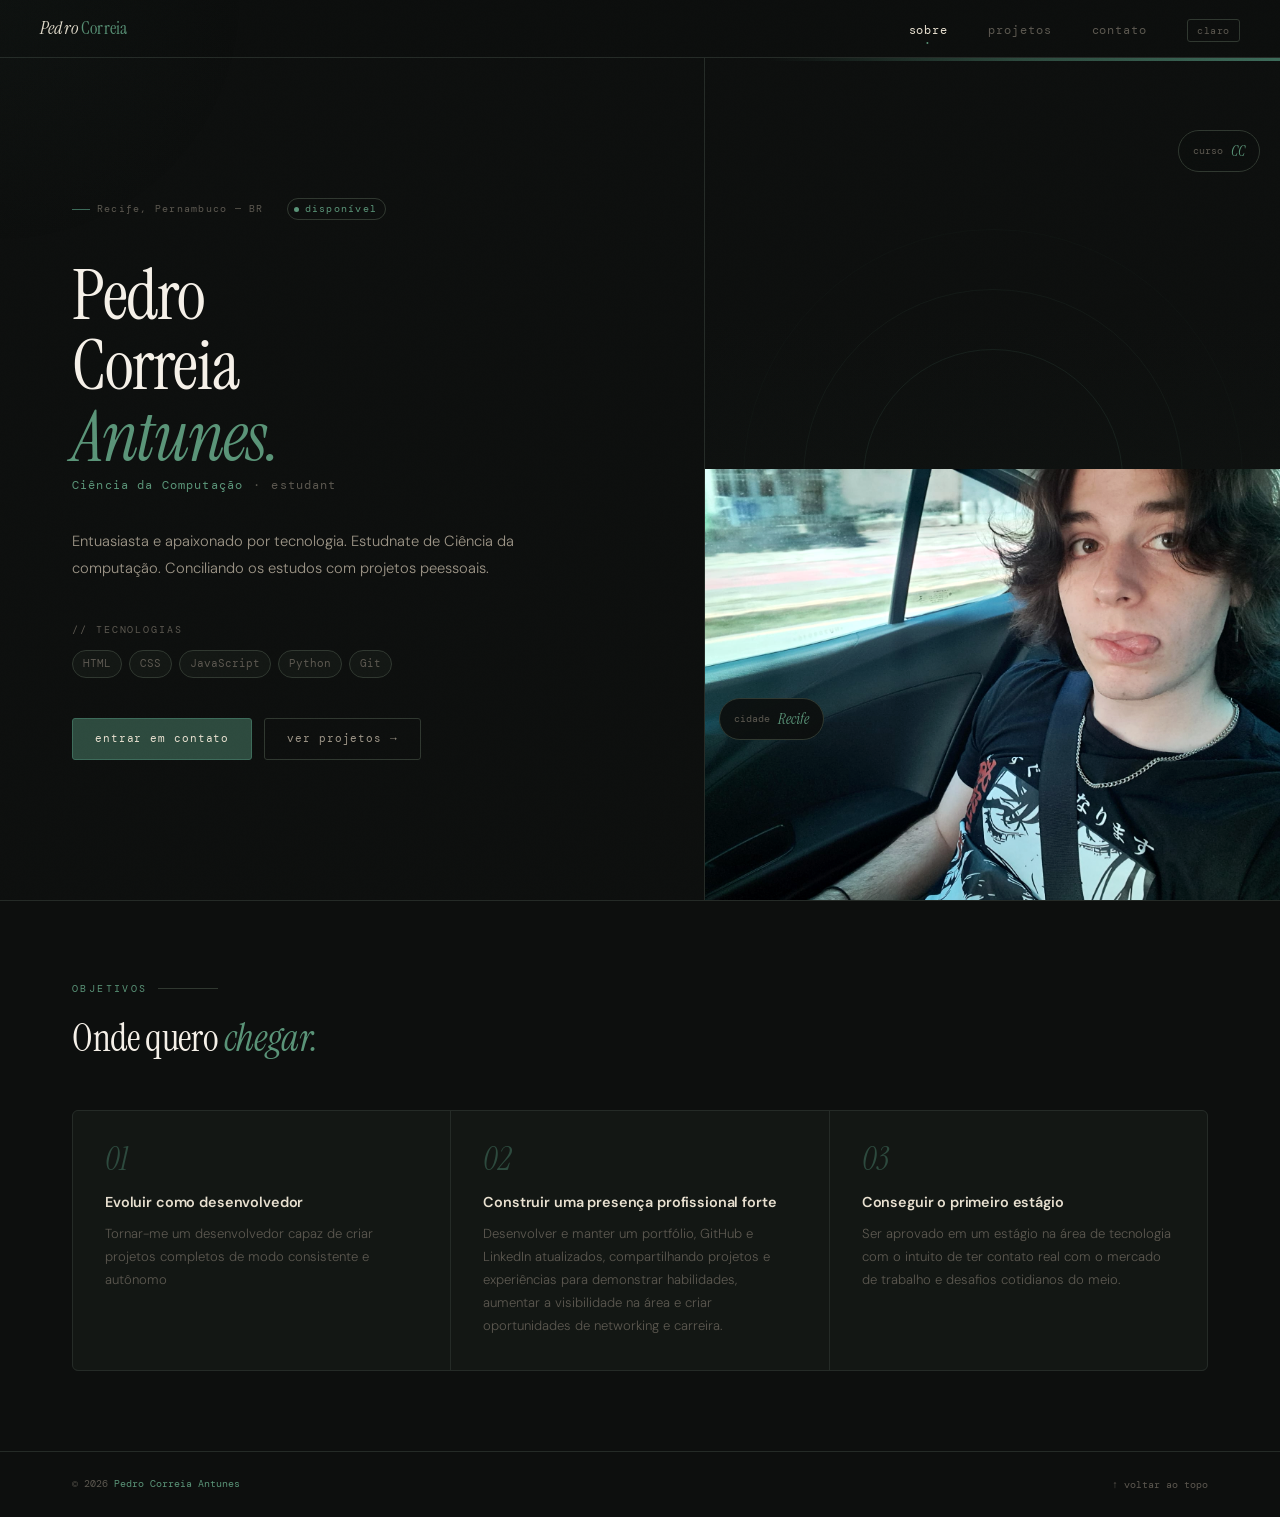
<file: index.html>
<!DOCTYPE html>
<html lang="pt-BR">
<head>
  <meta charset="UTF-8" />
  <meta name="viewport" content="width=device-width, initial-scale=1.0" />
  <meta name="description" content="Pedro Correia Antunes — Estudante de Ciência da Computação em Recife, PE." />
  <title>Pedro Correia Antunes</title>
  <link rel="stylesheet" href="style.css" />
  <link rel="icon" href="data:image/svg+xml,<svg xmlns='http://www.w3.org/2000/svg' viewBox='0 0 100 100'><text y='.9em' font-size='90'>🌿</text></svg>" />
</head>
<body>

<nav class="nav">
  <a href="index.html" class="nav-logo">Pedro <em>Correia</em></a>
  <button class="nav-toggle" id="navToggle" aria-label="Menu">
    <span></span><span></span><span></span>
  </button>
  <ul class="nav-links">
    <li><a href="index.html" class="active">sobre</a></li>
    <li><a href="projetos.html">projetos</a></li>
    <li><a href="contato.html">contato</a></li>
    <li><button class="theme-btn" id="themeBtn">claro</button></li>
  </ul>
</nav>

<main class="page">
  <section class="hero">

    <div class="hero-left">
      <div class="hero-location">
        Recife, Pernambuco — BR
        <span class="status-badge">
          <span class="status-dot"></span>disponível
        </span>
      </div>

      <h1 class="hero-name">
        Pedro<br>
        Correia<br>
        <span class="italic">Antunes.</span>
      </h1>

      <div class="hero-course">
        Ciência da Computação
        <span>·</span>
        <span id="heroRole">estudante de CC</span>
      </div>

      <p class="hero-bio">
        Entuasiasta e apaixonado por tecnologia. Estudnate de Ciência da computação. Conciliando os estudos com projetos peessoais.
      </p>

      <p class="stack-label">// tecnologias</p>
      <div class="stack-chips">
        <span class="chip">HTML</span>
        <span class="chip">CSS</span>
        <span class="chip">JavaScript</span>
        <span class="chip">Python</span>
        <span class="chip">Git</span>
      </div>

      <div class="hero-cta">
        <a href="contato.html" class="btn btn-primary">entrar em contato</a>
        <a href="projetos.html" class="btn btn-ghost">ver projetos →</a>
      </div>
    </div>

    <div class="hero-right">
      <div class="photo-bg-shape"></div>
      <div class="photo-ring"></div>
      <div class="photo-ring"></div>
      <div class="photo-ring"></div>

      <img src="photo.png" alt="Pedro Correia Antunes" class="hero-photo" loading="eager" />
      <div class="info-pill top-right">
        <span class="pill-label">curso</span>
        <span class="pill-value">CC</span>
      </div>
      <div class="info-pill bot-left">
        <span class="pill-label">cidade</span>
        <span class="pill-value">Recife</span>
      </div>
    </div>

  </section>

  <section class="objectives">
    <p class="section-eyebrow">objetivos</p>
    <h2 class="section-title">Onde quero <em>chegar.</em></h2>

    <div class="objectives-grid">
      <article class="obj-card fade-in">
        <div class="obj-number">01</div>
        <h3 class="obj-title">Evoluir como desenvolvedor</h3>
        <p class="obj-text">
          Tornar-me um desenvolvedor capaz de criar projetos completos de modo consistente e autônomo
        </p>
      </article>
      <article class="obj-card fade-in">
        <div class="obj-number">02</div>
        <h3 class="obj-title">Construir uma presença profissional forte</h3>
        <p class="obj-text">
         Desenvolver e manter um portfólio, GitHub e LinkedIn atualizados, compartilhando projetos e experiências para demonstrar habilidades, aumentar a visibilidade na área e criar oportunidades de networking e carreira.
        </p>
      </article>
      <article class="obj-card fade-in">
        <div class="obj-number">03</div>
        <h3 class="obj-title">Conseguir o primeiro estágio</h3>
        <p class="obj-text">
Ser aprovado em um estágio na área de tecnologia com o intuito de ter contato real com o mercado de trabalho e desafios cotidianos do meio.        </p>
      </article>
    </div>
  </section>

  <footer class="footer">
    <p class="footer-text">&copy; 2026 <em>Pedro Correia Antunes</em></p>
    <button class="footer-back-top" id="backTop">↑ voltar ao topo</button>
  </footer>
</main>

<script src="script.js"></script>
</body>
</html>
</file>
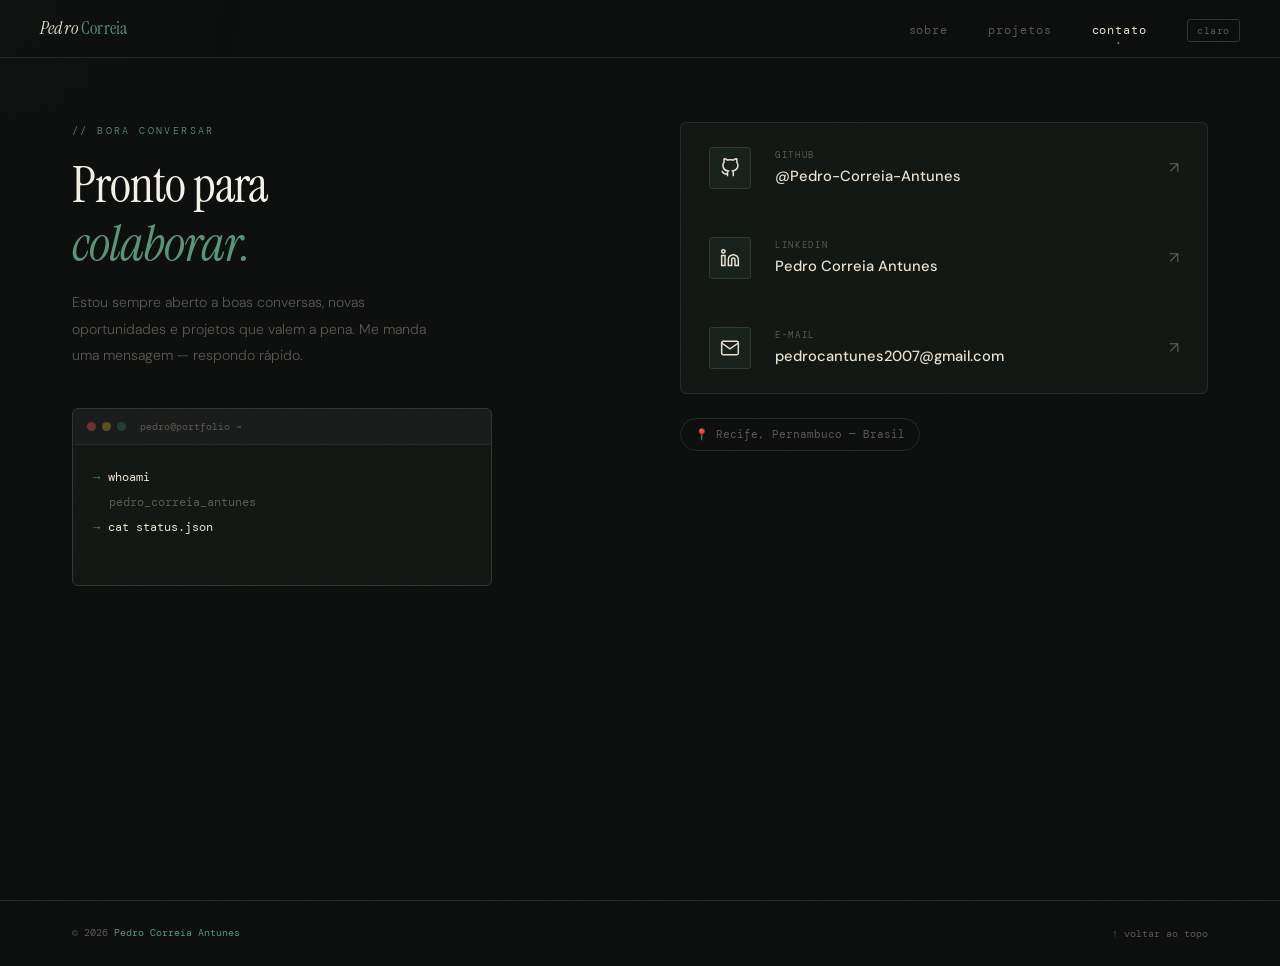
<file: contato.html>
<!DOCTYPE html>
<html lang="pt-BR">
<head>
  <meta charset="UTF-8" />
  <meta name="viewport" content="width=device-width, initial-scale=1.0" />
  <title>Contato — Pedro Correia Antunes</title>
  <link rel="stylesheet" href="style.css" />
  <link rel="icon" href="data:image/svg+xml,<svg xmlns='http://www.w3.org/2000/svg' viewBox='0 0 100 100'><text y='.9em' font-size='90'>🌿</text></svg>" />
</head>
<body>

<nav class="nav">
  <a href="index.html" class="nav-logo">Pedro <em>Correia</em></a>
  <button class="nav-toggle" id="navToggle" aria-label="Menu">
    <span></span><span></span><span></span>
  </button>
  <ul class="nav-links">
    <li><a href="index.html">sobre</a></li>
    <li><a href="projetos.html">projetos</a></li>
    <li><a href="contato.html" class="active">contato</a></li>
    <li><button class="theme-btn" id="themeBtn">claro</button></li>
  </ul>
</nav>

<main class="page">
  <div class="contact-page">

    <div class="contact-left fade-in">
      <p class="page-hero-eyebrow" style="font-family:var(--font-mono);font-size:0.6rem;color:var(--green-light);letter-spacing:0.25em;text-transform:uppercase;margin-bottom:1rem;">
        // bora conversar
      </p>
      <h1>Pronto para<br><em>colaborar.</em></h1>
      <p>
        Estou sempre aberto a boas conversas, novas
        oportunidades e projetos que valem a pena.
        Me manda uma mensagem — respondo rápido.
      </p>


      <div class="terminal-block">
        <div class="terminal-bar">
          <div class="t-dot"></div>
          <div class="t-dot"></div>
          <div class="t-dot"></div>
          <span class="terminal-title">pedro@portfolio ~ </span>
        </div>
        <div class="terminal-body" id="termBody"></div>
      </div>
    </div>

    <div class="contact-right fade-in">
      <div class="contact-stack">


        <a href="https://github.com/Pedro-Correia-Antunes" target="_blank" rel="noopener" class="contact-card">
          <div class="contact-icon">
            <svg width="20" height="20" viewBox="0 0 24 24" fill="none" stroke="currentColor" stroke-width="1.8">
              <path d="M9 19c-5 1.5-5-2.5-7-3m14 6v-3.87a3.37 3.37 0 0 0-.94-2.61c3.14-.35 6.44-1.54 6.44-7A5.44 5.44 0 0 0 20 4.77 5.07 5.07 0 0 0 19.91 1S18.73.65 16 2.48a13.38 13.38 0 0 0-7 0C6.27.65 5.09 1 5.09 1A5.07 5.07 0 0 0 5 4.77a5.44 5.44 0 0 0-1.5 3.78c0 5.42 3.3 6.61 6.44 7A3.37 3.37 0 0 0 9 18.13V22"/>
            </svg>
          </div>
          <div>
            <div class="contact-platform">GitHub</div>

            <div class="contact-handle">@Pedro-Correia-Antunes</div>
          </div>
          <span class="contact-arrow">↗</span>
        </a>

        <a href="https://www.linkedin.com/in/pedro-correia-antunes/" target="_blank" rel="noopener" class="contact-card">
          <div class="contact-icon">
            <svg width="20" height="20" viewBox="0 0 24 24" fill="none" stroke="currentColor" stroke-width="1.8">
              <path d="M16 8a6 6 0 0 1 6 6v7h-4v-7a2 2 0 0 0-2-2 2 2 0 0 0-2 2v7h-4v-7a6 6 0 0 1 6-6z"/>
              <rect x="2" y="9" width="4" height="12"/>
              <circle cx="4" cy="4" r="2"/>
            </svg>
          </div>
          <div>
            <div class="contact-platform">LinkedIn</div>
            <div class="contact-handle">Pedro Correia Antunes</div>
          </div>
          <span class="contact-arrow">↗</span>
        </a>

        <a href="mailto:pedrocantunes2007@gmail.com" class="contact-card">
          <div class="contact-icon">
            <svg width="20" height="20" viewBox="0 0 24 24" fill="none" stroke="currentColor" stroke-width="1.8">
              <path d="M4 4h16c1.1 0 2 .9 2 2v12c0 1.1-.9 2-2 2H4c-1.1 0-2-.9-2-2V6c0-1.1.9-2 2-2z"/>
              <polyline points="22,6 12,13 2,6"/>
            </svg>
          </div>
          <div>
            <div class="contact-platform">E-mail</div>

            <div class="contact-handle">pedrocantunes2007@gmail.com</div>
          </div>
          <span class="contact-arrow">↗</span>
        </a>

      </div>

      <div class="location-note">
        📍 Recife, Pernambuco — Brasil
      </div>
    </div>

  </div>

  <footer class="footer">
    <p class="footer-text">&copy; 2026 <em>Pedro Correia Antunes</em></p>
    <button class="footer-back-top" id="backTop">↑ voltar ao topo</button>
  </footer>
</main>

<script src="script.js"></script>
</body>
</html>
</file>
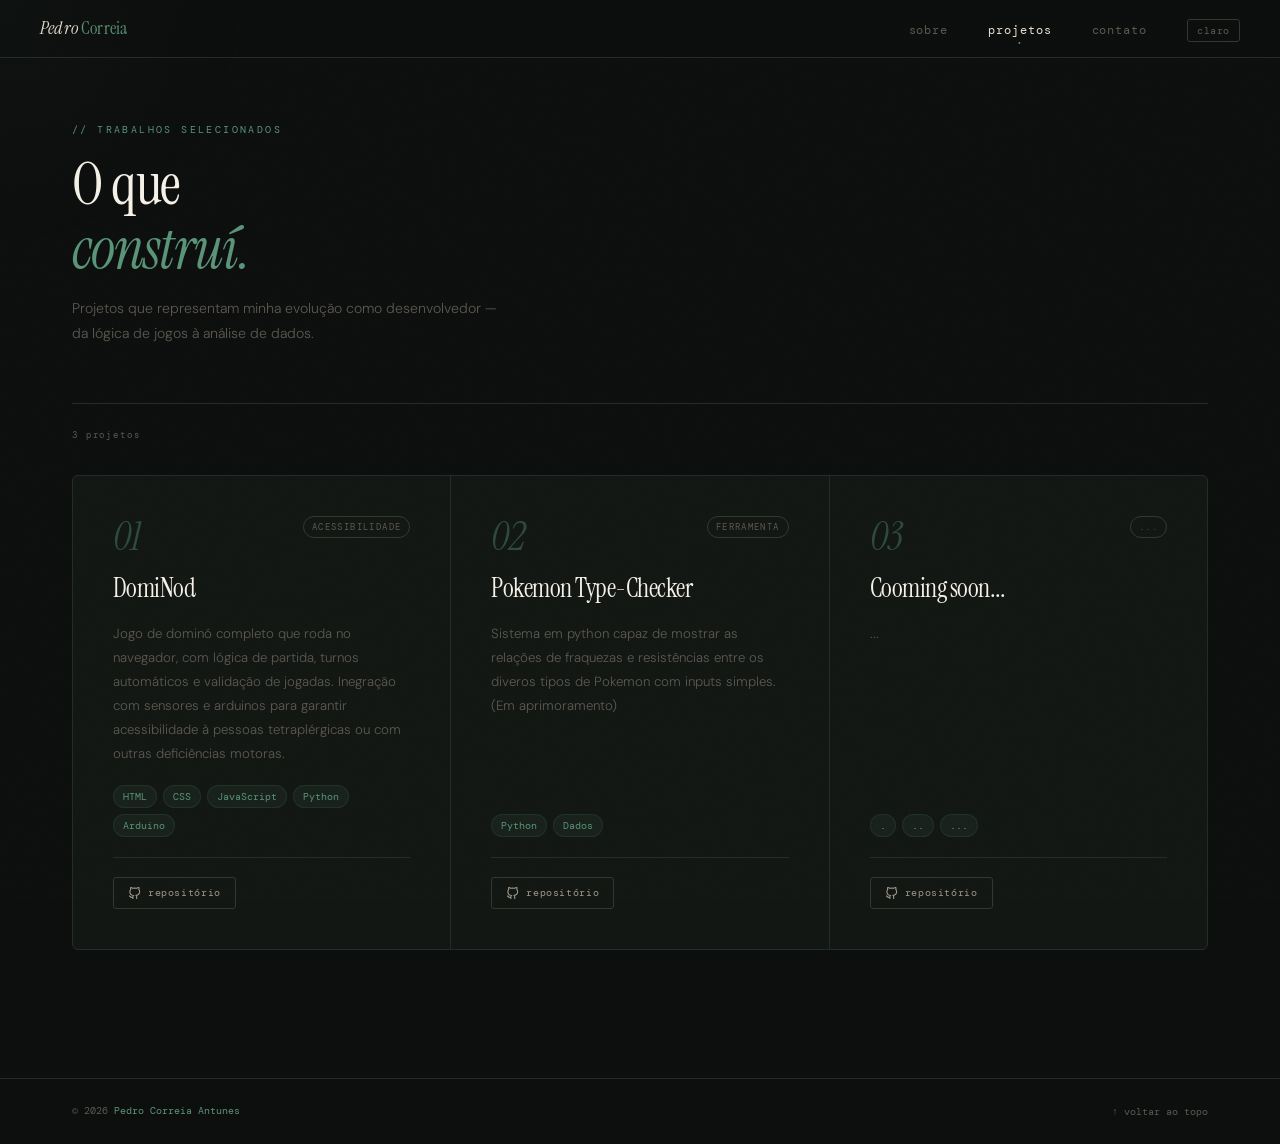
<file: projetos.html>
<!DOCTYPE html>
<html lang="pt-BR">
<head>
  <meta charset="UTF-8" />
  <meta name="viewport" content="width=device-width, initial-scale=1.0" />
  <title>Projetos — Pedro Correia Antunes</title>
  <link rel="stylesheet" href="style.css" />
  <link rel="icon" href="data:image/svg+xml,<svg xmlns='http://www.w3.org/2000/svg' viewBox='0 0 100 100'><text y='.9em' font-size='90'>🌿</text></svg>" />
</head>
<body>

<nav class="nav">
  <a href="index.html" class="nav-logo">Pedro <em>Correia</em></a>
  <button class="nav-toggle" id="navToggle" aria-label="Menu">
    <span></span><span></span><span></span>
  </button>
  <ul class="nav-links">
    <li><a href="index.html">sobre</a></li>
    <li><a href="projetos.html" class="active">projetos</a></li>
    <li><a href="contato.html">contato</a></li>
    <li><button class="theme-btn" id="themeBtn">claro</button></li>
  </ul>
</nav>

<main class="page">
  <div class="projects-page">

    <header class="page-hero fade-in">
      <p class="page-hero-eyebrow">// trabalhos selecionados</p>
      <h1 class="page-hero-title">O que<br><em>construí.</em></h1>
      <p class="page-hero-sub">
        Projetos que representam minha evolução como desenvolvedor —
        da lógica de jogos à análise de dados.
      </p>
    </header>

    <div class="section-rule">
      <span class="section-rule-label">3 projetos</span>
    </div>

    <div class="projects-grid">


      <article class="project-card fade-in">
        <div class="project-header">
          <span class="project-index">01</span>
          <span class="project-type">Acessibilidade</span>
        </div>
        <h2 class="project-name">DomiNod</h2>
        <p class="project-desc">
          Jogo de dominó completo que roda no navegador, com lógica
          de partida, turnos automáticos e validação de jogadas.
          Inegração com sensores e arduinos para garantir acessibilidade à pessoas tetraplérgicas ou com outras deficiências motoras.
        </p>
        <div class="project-tech">
          <span class="tech-tag">HTML</span>
          <span class="tech-tag">CSS</span>
          <span class="tech-tag">JavaScript</span>
          <span class="tech-tag">Python</span>
          <span class="tech-tag">Arduino</span>
        </div>
        <div class="project-footer">
  
          <a href="https://github.com/Pedro-Correia-Antunes/DomiNod" target="_blank" rel="noopener" class="repo-btn">
            <svg viewBox="0 0 24 24" fill="none" stroke="currentColor" stroke-width="2">
              <path d="M9 19c-5 1.5-5-2.5-7-3m14 6v-3.87a3.37 3.37 0 0 0-.94-2.61c3.14-.35 6.44-1.54 6.44-7A5.44 5.44 0 0 0 20 4.77 5.07 5.07 0 0 0 19.91 1S18.73.65 16 2.48a13.38 13.38 0 0 0-7 0C6.27.65 5.09 1 5.09 1A5.07 5.07 0 0 0 5 4.77a5.44 5.44 0 0 0-1.5 3.78c0 5.42 3.3 6.61 6.44 7A3.37 3.37 0 0 0 9 18.13V22"/>
            </svg>
            repositório
          </a>
        </div>
      </article>


      <article class="project-card fade-in">
        <div class="project-header">
          <span class="project-index">02</span>
          <span class="project-type">Ferramenta</span>
        </div>
        <h2 class="project-name">Pokemon Type-Checker</h2>
        <p class="project-desc">
          Sistema em python capaz de mostrar as relações de fraquezas e resistências entre os diveros tipos de Pokemon com inputs simples. (Em aprimoramento)
        </p>
        <div class="project-tech">
          <span class="tech-tag">Python</span>
          <span class="tech-tag">Dados</span>
        </div>
        <div class="project-footer">

          <a href="https://github.com/Pedro-Correia-Antunes/Pokemon-Type-Checker" target="_blank" rel="noopener" class="repo-btn">
            <svg viewBox="0 0 24 24" fill="none" stroke="currentColor" stroke-width="2">
              <path d="M9 19c-5 1.5-5-2.5-7-3m14 6v-3.87a3.37 3.37 0 0 0-.94-2.61c3.14-.35 6.44-1.54 6.44-7A5.44 5.44 0 0 0 20 4.77 5.07 5.07 0 0 0 19.91 1S18.73.65 16 2.48a13.38 13.38 0 0 0-7 0C6.27.65 5.09 1 5.09 1A5.07 5.07 0 0 0 5 4.77a5.44 5.44 0 0 0-1.5 3.78c0 5.42 3.3 6.61 6.44 7A3.37 3.37 0 0 0 9 18.13V22"/>
            </svg>
            repositório
          </a>
        </div>
      </article>


      <article class="project-card fade-in">
        <div class="project-header">
          <span class="project-index">03</span>
          <span class="project-type">...</span>
        </div>
        <h2 class="project-name">Cooming soon...</h2>
        <p class="project-desc">
          ...
        </p>
        <div class="project-tech">
          <span class="tech-tag">.</span>
          <span class="tech-tag">..</span>
          <span class="tech-tag">...</span>
        </div>
        <div class="project-footer">

          <a href="#" target="_blank" rel="noopener" class="repo-btn">
            <svg viewBox="0 0 24 24" fill="none" stroke="currentColor" stroke-width="2">
              <path d="M9 19c-5 1.5-5-2.5-7-3m14 6v-3.87a3.37 3.37 0 0 0-.94-2.61c3.14-.35 6.44-1.54 6.44-7A5.44 5.44 0 0 0 20 4.77 5.07 5.07 0 0 0 19.91 1S18.73.65 16 2.48a13.38 13.38 0 0 0-7 0C6.27.65 5.09 1 5.09 1A5.07 5.07 0 0 0 5 4.77a5.44 5.44 0 0 0-1.5 3.78c0 5.42 3.3 6.61 6.44 7A3.37 3.37 0 0 0 9 18.13V22"/>
            </svg>
            repositório
          </a>
        </div>
      </article>

    </div>
  </div>

  <footer class="footer">
    <p class="footer-text">&copy; 2026 <em>Pedro Correia Antunes</em></p>
    <button class="footer-back-top" id="backTop">↑ voltar ao topo</button>
  </footer>
</main>

<script src="script.js"></script>
</body>
</html>
</file>
<file: style.css>
/* ============================================
   Pedro Correia Antunes — Portfolio v2
   Paleta: Editorial Botânico
   ============================================ */

@import url('https://fonts.googleapis.com/css2?family=Instrument+Serif:ital@0;1&family=DM+Mono:wght@300;400;500&family=DM+Sans:wght@300;400;500;600&display=swap');

:root {
  --bg:           #0d0f0e;
  --bg-card:      #131714;
  --bg-raised:    #1a1f1c;
  --border:       #252b27;
  --border-light: #303830;
  --green-deep:   #2d4a3e;
  --green-mid:    #3d6b5a;
  --green-light:  #5a9478;
  --accent:       #c4622d;
  --cream:        #e8e0d0;
  --cream-dim:    #9e9688;
  --cream-muted:  #5c5850;
  --white:        #f5f0e8;

  --font-serif:  'Instrument Serif', Georgia, serif;
  --font-sans:   'DM Sans', sans-serif;
  --font-mono:   'DM Mono', monospace;

  --radius:      3px;
  --radius-lg:   6px;
  --ease:        cubic-bezier(0.4, 0, 0.2, 1);
}

*, *::before, *::after { box-sizing: border-box; margin: 0; padding: 0; }
html { scroll-behavior: smooth; }

body {
  background: var(--bg);
  color: var(--cream);
  font-family: var(--font-sans);
  line-height: 1.6;
  min-height: 100vh;
  overflow-x: hidden;
}

a { color: inherit; text-decoration: none; }
img { display: block; max-width: 100%; }

::-webkit-scrollbar { width: 3px; }
::-webkit-scrollbar-track { background: var(--bg); }
::-webkit-scrollbar-thumb { background: var(--green-deep); }
::-webkit-scrollbar-thumb:hover { background: var(--green-mid); }

/* ── Grain overlay ── */
body::after {
  content: '';
  position: fixed; inset: 0;
  background-image: url("data:image/svg+xml,%3Csvg xmlns='http://www.w3.org/2000/svg' width='300' height='300'%3E%3Cfilter id='n'%3E%3CfeTurbulence type='fractalNoise' baseFrequency='0.75' numOctaves='4' stitchTiles='stitch'/%3E%3C/filter%3E%3Crect width='300' height='300' filter='url(%23n)' opacity='0.05'/%3E%3C/svg%3E");
  pointer-events: none;
  z-index: 9999;
  opacity: 0.35;
  mix-blend-mode: overlay;
}

/* ============================================
   NAV
   ============================================ */
.nav {
  position: fixed; top: 0; left: 0; right: 0;
  z-index: 1000;
  display: flex; align-items: center; justify-content: space-between;
  padding: 0 2.5rem;
  height: 58px;
  background: rgba(13, 15, 14, 0.9);
  backdrop-filter: blur(16px);
  border-bottom: 1px solid var(--border);
}

.nav-logo {
  font-family: var(--font-serif);
  font-size: 1.15rem;
  font-style: italic;
  color: var(--cream);
  letter-spacing: 0.01em;
}

.nav-logo em { color: var(--green-light); font-style: normal; }

.nav-links {
  display: flex; align-items: center; gap: 2.5rem;
  list-style: none;
}

.nav-links a {
  font-family: var(--font-mono);
  font-size: 0.72rem;
  color: var(--cream-muted);
  letter-spacing: 0.08em;
  text-transform: lowercase;
  transition: color 0.2s var(--ease);
}

.nav-links a:hover, .nav-links a.active { color: var(--cream); }
.nav-links a.active {
  position: relative;
}
.nav-links a.active::after {
  content: '•';
  position: absolute; bottom: -12px; left: 50%;
  transform: translateX(-50%);
  color: var(--green-light);
  font-size: 0.5rem;
}

.nav-toggle {
  display: none; flex-direction: column; gap: 5px;
  cursor: pointer; background: none; border: none; padding: 4px;
}
.nav-toggle span {
  display: block; width: 20px; height: 1px;
  background: var(--cream-dim); transition: all 0.25s var(--ease);
}
.nav-toggle.open span:nth-child(1) { transform: rotate(45deg) translate(4px, 4px); }
.nav-toggle.open span:nth-child(2) { opacity: 0; }
.nav-toggle.open span:nth-child(3) { transform: rotate(-45deg) translate(4px, -4px); }

.theme-btn {
  font-family: var(--font-mono);
  font-size: 0.62rem;
  color: var(--cream-muted);
  background: none;
  border: 1px solid var(--border-light);
  padding: 4px 9px;
  border-radius: var(--radius);
  cursor: pointer;
  letter-spacing: 0.06em;
  transition: all 0.2s var(--ease);
}
.theme-btn:hover { color: var(--cream); border-color: var(--green-mid); }

/* ============================================
   PAGE BASE
   ============================================ */
.page { padding-top: 58px; min-height: 100vh; }

/* ============================================
   HERO — ABOUT
   ============================================ */
.hero {
  display: grid;
  grid-template-columns: 1.1fr 0.9fr;
  min-height: calc(100vh - 58px);
  position: relative;
}

/* Vertical rule divider */
.hero-right { border-left: 1px solid var(--border); }

/* Botanical decorative corner */
.hero::before {
  content: '';
  position: absolute;
  top: 0; right: 0;
  width: 40%;
  height: 3px;
  background: linear-gradient(90deg, transparent, var(--green-deep), var(--green-mid));
  z-index: 2;
}

.hero-left {
  display: flex; flex-direction: column; justify-content: center;
  padding: 4rem 4rem 4rem 4.5rem;
  position: relative;
}

/* Tiny location tag */
.hero-location {
  font-family: var(--font-mono);
  font-size: 0.65rem;
  color: var(--cream-muted);
  letter-spacing: 0.12em;
  display: flex; align-items: center; gap: 7px;
  margin-bottom: 2.5rem;
}

.hero-location::before {
  content: '';
  display: block; width: 18px; height: 1px;
  background: var(--green-mid);
}

.status-badge {
  display: inline-flex; align-items: center; gap: 6px;
  margin-left: 1rem;
  border: 1px solid var(--border-light);
  padding: 2px 8px 2px 6px;
  border-radius: 20px;
  font-size: 0.6rem;
  color: var(--green-light);
}

.status-dot {
  width: 5px; height: 5px; border-radius: 50%;
  background: var(--green-light);
  animation: pulse 2.5s ease-in-out infinite;
}

@keyframes pulse {
  0%, 100% { opacity: 1; box-shadow: 0 0 0 0 rgba(90,148,120,0.5); }
  50%       { opacity: 0.7; box-shadow: 0 0 0 5px rgba(90,148,120,0); }
}

/* The big serif name */
.hero-name {
  font-family: var(--font-serif);
  font-size: clamp(3rem, 5.5vw, 5.5rem);
  font-weight: 400;
  line-height: 1.0;
  letter-spacing: -0.02em;
  color: var(--white);
  margin-bottom: 0.4rem;
}

.hero-name .italic { font-style: italic; color: var(--green-light); }

.hero-course {
  font-family: var(--font-mono);
  font-size: 0.72rem;
  color: var(--green-light);
  letter-spacing: 0.1em;
  margin-bottom: 2rem;
  display: flex; align-items: center; gap: 10px;
}

.hero-course span {
  color: var(--cream-muted);
}

.hero-bio {
  font-size: 0.92rem;
  color: var(--cream-dim);
  line-height: 1.85;
  max-width: 460px;
  margin-bottom: 2.5rem;
  font-weight: 300;
}

.hero-bio strong { color: var(--cream); font-weight: 500; }

/* Stack section */
.stack-label {
  font-family: var(--font-mono);
  font-size: 0.6rem;
  color: var(--cream-muted);
  letter-spacing: 0.2em;
  text-transform: uppercase;
  margin-bottom: 0.8rem;
}

.stack-chips {
  display: flex; flex-wrap: wrap; gap: 7px;
  margin-bottom: 2.5rem;
}

.chip {
  font-family: var(--font-mono);
  font-size: 0.68rem;
  color: var(--cream-muted);
  border: 1px solid var(--border-light);
  padding: 4px 10px;
  border-radius: 20px;
  background: var(--bg-card);
  transition: all 0.18s var(--ease);
  cursor: default;
}

.chip:hover {
  border-color: var(--green-mid);
  color: var(--green-light);
  background: rgba(45, 74, 62, 0.25);
}

/* CTA */
.hero-cta { display: flex; gap: 12px; flex-wrap: wrap; }

.btn {
  font-family: var(--font-mono);
  font-size: 0.7rem;
  letter-spacing: 0.08em;
  padding: 11px 22px;
  border-radius: var(--radius);
  cursor: pointer; border: none;
  transition: all 0.2s var(--ease);
  display: inline-flex; align-items: center; gap: 8px;
}

.btn-primary {
  background: var(--green-deep);
  color: var(--cream);
  border: 1px solid var(--green-mid);
}

.btn-primary:hover {
  background: var(--green-mid);
  color: var(--white);
}

.btn-ghost {
  background: transparent;
  color: var(--cream-dim);
  border: 1px solid var(--border-light);
}

.btn-ghost:hover {
  color: var(--cream);
  border-color: var(--green-deep);
  background: rgba(45,74,62,0.15);
}

/* Hero right — photo */
.hero-right {
  position: relative;
  display: flex; align-items: flex-end; justify-content: center;
  overflow: hidden;
}

.photo-bg-shape {
  position: absolute;
  bottom: 0; left: 0; right: 0;
  height: 70%;
  background: linear-gradient(180deg, transparent 0%, rgba(45,74,62,0.12) 100%);
}

.photo-ring {
  position: absolute;
  width: 260px; height: 260px;
  border-radius: 50%;
  border: 1px solid rgba(90,148,120,0.12);
  top: 50%; left: 50%; transform: translate(-50%, -50%);
}

.photo-ring:nth-child(2) { width: 380px; height: 380px; opacity: 0.6; }
.photo-ring:nth-child(3) { width: 500px; height: 500px; opacity: 0.3; }

.hero-photo {
  position: relative; z-index: 2;
  height: 88%;
  max-height: 580px;
  width: auto;
  object-fit: contain;
  object-position: bottom;
  filter: saturate(0.9) contrast(1.05);
}

/* floating info pill */
.info-pill {
  position: absolute; z-index: 3;
  background: rgba(13,15,14,0.92);
  border: 1px solid var(--border-light);
  border-radius: 24px;
  padding: 8px 14px;
  backdrop-filter: blur(10px);
  display: flex; align-items: center; gap: 8px;
}

.info-pill.top-right { top: 72px; right: 20px; }
.info-pill.bot-left  { bottom: 160px; left: 14px; }

.info-pill .pill-label {
  font-family: var(--font-mono);
  font-size: 0.6rem;
  color: var(--cream-muted);
}

.info-pill .pill-value {
  font-family: var(--font-serif);
  font-size: 0.95rem;
  font-style: italic;
  color: var(--green-light);
}

/* ============================================
   OBJECTIVES
   ============================================ */
.objectives {
  padding: 5rem 4.5rem;
  border-top: 1px solid var(--border);
}

.section-eyebrow {
  font-family: var(--font-mono);
  font-size: 0.6rem;
  color: var(--green-light);
  letter-spacing: 0.25em;
  text-transform: uppercase;
  margin-bottom: 0.75rem;
  display: flex; align-items: center; gap: 10px;
}

.section-eyebrow::after {
  content: ''; flex: 1; max-width: 60px;
  height: 1px; background: var(--border-light);
}

.section-title {
  font-family: var(--font-serif);
  font-size: clamp(1.6rem, 3vw, 2.4rem);
  font-weight: 400;
  color: var(--white);
  margin-bottom: 2.5rem;
  letter-spacing: -0.01em;
}

.section-title em { font-style: italic; color: var(--green-light); }

.objectives-grid {
  display: grid;
  grid-template-columns: repeat(3, 1fr);
  gap: 1px;
  background: var(--border);
  border: 1px solid var(--border);
  border-radius: var(--radius-lg);
  overflow: hidden;
}

.obj-card {
  background: var(--bg-card);
  padding: 2rem;
  transition: background 0.2s var(--ease);
}

.obj-card:hover { background: var(--bg-raised); }

.obj-number {
  font-family: var(--font-serif);
  font-size: 2rem;
  font-style: italic;
  color: var(--green-deep);
  margin-bottom: 1rem;
  line-height: 1;
}

.obj-title {
  font-size: 0.9rem;
  font-weight: 600;
  color: var(--cream);
  margin-bottom: 0.6rem;
  letter-spacing: -0.01em;
}

.obj-text {
  font-size: 0.82rem;
  color: var(--cream-muted);
  line-height: 1.75;
  font-weight: 300;
}

/* ============================================
   PROJECTS PAGE
   ============================================ */
.projects-page { padding: 4rem 4.5rem; min-height: calc(100vh - 58px); }

.page-hero { margin-bottom: 3.5rem; }

.page-hero-eyebrow {
  font-family: var(--font-mono);
  font-size: 0.6rem;
  color: var(--green-light);
  letter-spacing: 0.25em;
  text-transform: uppercase;
  margin-bottom: 1rem;
}

.page-hero-title {
  font-family: var(--font-serif);
  font-size: clamp(2.2rem, 4.5vw, 4rem);
  font-weight: 400;
  letter-spacing: -0.02em;
  line-height: 1.1;
  color: var(--white);
  margin-bottom: 1rem;
}

.page-hero-title em { font-style: italic; color: var(--green-light); }

.page-hero-sub {
  font-size: 0.88rem;
  color: var(--cream-muted);
  font-weight: 300;
  max-width: 440px;
  line-height: 1.8;
}

/* Horizontal rule with label */
.section-rule {
  display: flex; align-items: center; gap: 1rem;
  margin-bottom: 2rem;
  border-top: 1px solid var(--border);
  padding-top: 1.5rem;
}

.section-rule-label {
  font-family: var(--font-mono);
  font-size: 0.58rem;
  color: var(--cream-muted);
  letter-spacing: 0.2em;
  white-space: nowrap;
}

/* Project cards */
.projects-grid {
  display: grid;
  grid-template-columns: repeat(auto-fit, minmax(320px, 1fr));
  gap: 1px;
  background: var(--border);
  border: 1px solid var(--border);
  border-radius: var(--radius-lg);
  overflow: hidden;
  margin-bottom: 4rem;
}

.project-card {
  background: var(--bg-card);
  padding: 2.5rem;
  display: flex; flex-direction: column; gap: 1.2rem;
  transition: background 0.2s var(--ease);
  position: relative;
}

.project-card:hover { background: var(--bg-raised); }

/* accent bar on top */
.project-card::before {
  content: '';
  position: absolute; top: 0; left: 0; right: 0;
  height: 2px;
  background: linear-gradient(90deg, var(--green-deep), var(--green-mid), transparent);
  opacity: 0;
  transition: opacity 0.25s var(--ease);
}

.project-card:hover::before { opacity: 1; }

.project-header {
  display: flex; align-items: flex-start; justify-content: space-between;
}

.project-index {
  font-family: var(--font-serif);
  font-size: 2.5rem;
  font-style: italic;
  color: var(--green-deep);
  line-height: 1;
}

.project-type {
  font-family: var(--font-mono);
  font-size: 0.58rem;
  color: var(--cream-muted);
  letter-spacing: 0.15em;
  text-transform: uppercase;
  border: 1px solid var(--border-light);
  padding: 3px 8px;
  border-radius: 20px;
}

.project-name {
  font-family: var(--font-serif);
  font-size: 1.6rem;
  font-weight: 400;
  letter-spacing: -0.02em;
  color: var(--white);
  line-height: 1.1;
}

.project-desc {
  font-size: 0.83rem;
  color: var(--cream-muted);
  line-height: 1.8;
  font-weight: 300;
  flex: 1;
}

.project-tech {
  display: flex; flex-wrap: wrap; gap: 6px;
}

.tech-tag {
  font-family: var(--font-mono);
  font-size: 0.6rem;
  color: var(--green-light);
  background: rgba(45,74,62,0.2);
  border: 1px solid rgba(45,74,62,0.4);
  padding: 3px 9px;
  border-radius: 20px;
}

.project-footer {
  display: flex; align-items: center; justify-content: space-between;
  padding-top: 1.2rem;
  border-top: 1px solid var(--border);
}

.repo-btn {
  font-family: var(--font-mono);
  font-size: 0.65rem;
  color: var(--cream-dim);
  border: 1px solid var(--border-light);
  padding: 7px 14px;
  border-radius: var(--radius);
  display: inline-flex; align-items: center; gap: 7px;
  transition: all 0.2s var(--ease);
  background: transparent; cursor: pointer;
  letter-spacing: 0.06em;
}

.repo-btn:hover {
  color: var(--white);
  border-color: var(--green-mid);
  background: rgba(45,74,62,0.2);
}

.repo-btn svg { width: 13px; height: 13px; transition: transform 0.2s var(--ease); }
.repo-btn:hover svg { transform: translate(2px,-2px); }

/* ============================================
   CONTACT PAGE
   ============================================ */
.contact-page {
  padding: 4rem 4.5rem;
  min-height: calc(100vh - 58px);
  display: grid;
  grid-template-columns: 1fr 1fr;
  gap: 5rem;
  align-items: start;
}

.contact-left h1 {
  font-family: var(--font-serif);
  font-size: clamp(2rem, 4vw, 3.2rem);
  font-weight: 400;
  letter-spacing: -0.02em;
  line-height: 1.15;
  margin-bottom: 1rem;
  color: var(--white);
}

.contact-left h1 em { font-style: italic; color: var(--green-light); }

.contact-left p {
  font-size: 0.88rem; color: var(--cream-muted);
  line-height: 1.85; font-weight: 300;
  max-width: 380px; margin-bottom: 2.5rem;
}

/* Terminal */
.terminal-block {
  background: var(--bg-card);
  border: 1px solid var(--border-light);
  border-radius: var(--radius-lg);
  overflow: hidden;
  font-family: var(--font-mono);
  max-width: 420px;
}

.terminal-bar {
  display: flex; align-items: center; gap: 6px;
  padding: 10px 14px;
  background: rgba(255,255,255,0.025);
  border-bottom: 1px solid var(--border);
}

.t-dot { width: 9px; height: 9px; border-radius: 50%; }
.t-dot:nth-child(1) { background: #6b3030; }
.t-dot:nth-child(2) { background: #5a4f20; }
.t-dot:nth-child(3) { background: #1f4030; }

.terminal-title {
  font-family: var(--font-mono);
  font-size: 0.6rem;
  color: var(--cream-muted);
  margin-left: 8px;
}

.terminal-body {
  padding: 1.25rem;
  font-size: 0.75rem;
  line-height: 2.1;
  min-height: 140px;
}

.terminal-line { display: flex; gap: 8px; }
.t-prompt { color: var(--green-light); }
.t-cmd    { color: var(--cream); }
.t-out    { color: var(--cream-muted); padding-left: 16px; }
.t-cursor {
  display: inline-block;
  width: 7px; height: 0.95em;
  background: var(--green-light);
  animation: blink 1.1s step-end infinite;
  vertical-align: middle; margin-left: 2px;
}

@keyframes blink { 0%,100%{opacity:1}50%{opacity:0} }

/* Contact cards */
.contact-cards { display: flex; flex-direction: column; gap: 1px; }

.contact-stack {
  border: 1px solid var(--border);
  border-radius: var(--radius-lg);
  overflow: hidden;
  background: var(--border);
}

.contact-card {
  display: flex; align-items: center; gap: 1.5rem;
  background: var(--bg-card);
  padding: 1.5rem 1.75rem;
  transition: background 0.2s var(--ease);
  text-decoration: none; color: var(--cream);
  position: relative;
}

.contact-card:hover { background: var(--bg-raised); }

.contact-card:hover .contact-arrow {
  color: var(--green-light);
  transform: translate(3px, -3px);
}

.contact-icon {
  width: 42px; height: 42px;
  background: rgba(45,74,62,0.2);
  border: 1px solid var(--border-light);
  border-radius: var(--radius);
  display: flex; align-items: center; justify-content: center;
  flex-shrink: 0;
  transition: all 0.2s var(--ease);
}

.contact-card:hover .contact-icon {
  background: rgba(45,74,62,0.4);
  border-color: var(--green-mid);
}

.contact-platform {
  font-family: var(--font-mono);
  font-size: 0.58rem; color: var(--cream-muted);
  letter-spacing: 0.18em; text-transform: uppercase;
  margin-bottom: 2px;
}

.contact-handle {
  font-weight: 500; font-size: 0.92rem; color: var(--cream);
}

.contact-arrow {
  margin-left: auto;
  color: var(--cream-muted);
  font-size: 1rem;
  transition: all 0.2s var(--ease);
}

/* Location pill */
.location-note {
  margin-top: 1.5rem;
  display: inline-flex; align-items: center; gap: 8px;
  font-family: var(--font-mono); font-size: 0.68rem;
  color: var(--cream-muted);
  border: 1px solid var(--border);
  padding: 7px 14px; border-radius: 20px;
}

/* ============================================
   FOOTER
   ============================================ */
.footer {
  border-top: 1px solid var(--border);
  padding: 1.5rem 4.5rem;
  display: flex; align-items: center; justify-content: space-between;
}

.footer-text {
  font-family: var(--font-mono); font-size: 0.65rem; color: var(--cream-muted);
}

.footer-text em { color: var(--green-light); font-style: normal; }

.footer-back-top {
  font-family: var(--font-mono); font-size: 0.65rem;
  color: var(--cream-muted); background: none; border: none;
  cursor: pointer; transition: color 0.2s var(--ease);
  display: flex; align-items: center; gap: 5px;
}

.footer-back-top:hover { color: var(--green-light); }

/* ============================================
   ANIMATIONS
   ============================================ */
.fade-in {
  opacity: 0; transform: translateY(18px);
  transition: opacity 0.55s var(--ease), transform 0.55s var(--ease);
}

.fade-in.visible { opacity: 1; transform: translateY(0); }
.fade-in:nth-child(2) { transition-delay: 0.1s; }
.fade-in:nth-child(3) { transition-delay: 0.2s; }

@keyframes rise {
  from { opacity: 0; transform: translateY(28px); }
  to   { opacity: 1; transform: translateY(0); }
}

.hero-left > * { animation: rise 0.65s var(--ease) backwards; }
.hero-left > *:nth-child(1) { animation-delay: 0.05s; }
.hero-left > *:nth-child(2) { animation-delay: 0.15s; }
.hero-left > *:nth-child(3) { animation-delay: 0.22s; }
.hero-left > *:nth-child(4) { animation-delay: 0.28s; }
.hero-left > *:nth-child(5) { animation-delay: 0.34s; }
.hero-left > *:nth-child(6) { animation-delay: 0.38s; }
.hero-left > *:nth-child(7) { animation-delay: 0.42s; }

.hero-right { animation: rise 0.8s 0.3s var(--ease) backwards; }

/* ============================================
   LIGHT THEME
   ============================================ */
body.light {
  --bg:           #f2f0e8;
  --bg-card:      #ebe9e0;
  --bg-raised:    #e2e0d6;
  --border:       #d0cdc2;
  --border-light: #bebbb0;
  --cream:        #1a1c18;
  --cream-dim:    #555040;
  --cream-muted:  #888070;
  --white:        #0e100c;
}

body.light .nav { background: rgba(242,240,232,0.92); }
body.light::after { opacity: 0.15; }

/* ============================================
   RESPONSIVE
   ============================================ */
@media (max-width: 768px) {
  .nav-toggle { display: flex; }
  .nav-links {
    position: fixed; top: 58px; left: 0; right: 0;
    background: rgba(13,15,14,0.98);
    border-bottom: 1px solid var(--border);
    flex-direction: column; padding: 1.5rem 2rem; gap: 1.2rem;
    transform: translateY(-120%);
    transition: transform 0.28s var(--ease);
    backdrop-filter: blur(16px);
  }
  .nav-links.open { transform: translateY(0); }
  .nav-links a { font-size: 0.88rem; }
}

@media (max-width: 900px) {
  .hero { grid-template-columns: 1fr; min-height: auto; }
  .hero-right {
    border-left: none; border-top: 1px solid var(--border);
    height: 55vw; max-height: 380px;
  }
  .hero-left { padding: 2.5rem 1.75rem; }
  .objectives { padding: 3rem 1.75rem; }
  .objectives-grid { grid-template-columns: 1fr; }
  .projects-page { padding: 2.5rem 1.75rem; }
  .projects-grid { grid-template-columns: 1fr; }
  .contact-page { grid-template-columns: 1fr; padding: 2.5rem 1.75rem; gap: 3rem; }
  .footer { padding: 1.5rem 1.75rem; flex-direction: column; gap: 0.7rem; }
  .info-pill.top-right { top: 60px; right: 10px; }
  .info-pill.bot-left  { display: none; }
}

@media (max-width: 480px) {
  .hero-name { font-size: 2.8rem; }
  .hero-cta { flex-direction: column; }
  .btn { justify-content: center; }
}
</file>
